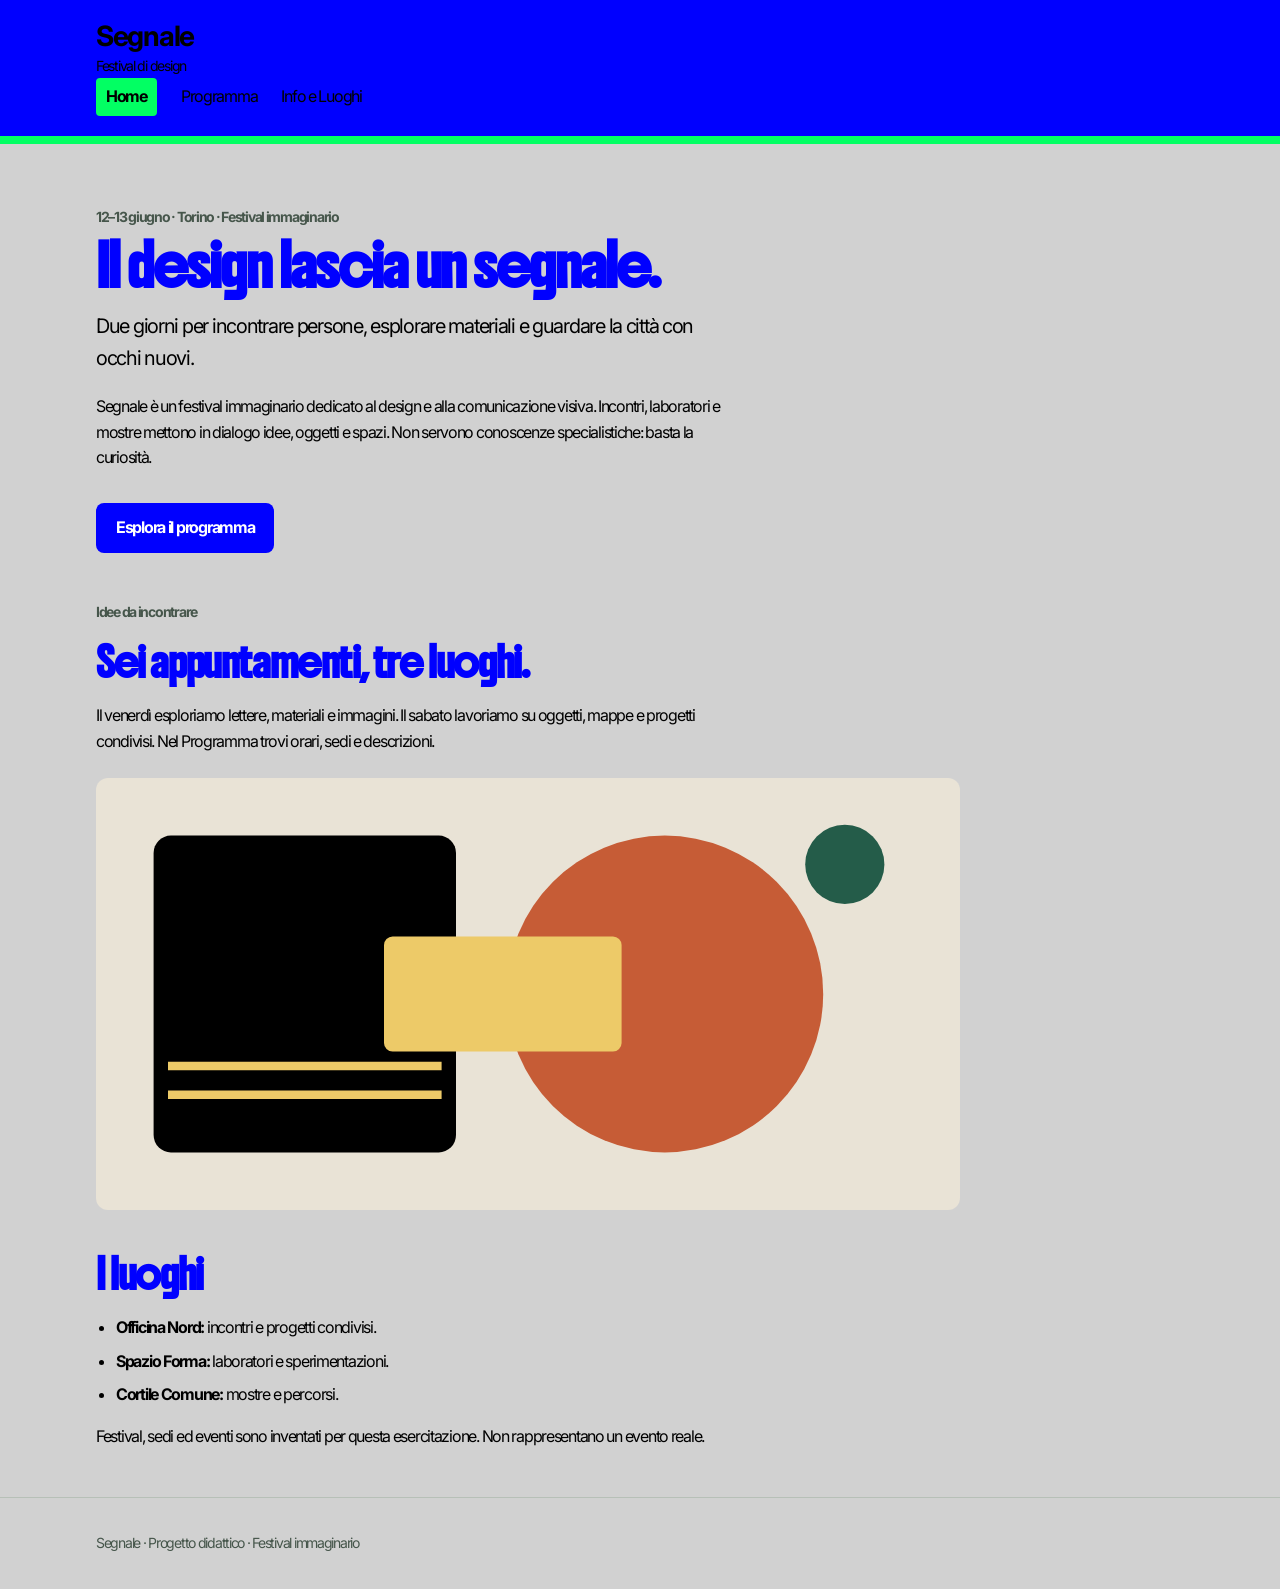
<file: index.html>
<!doctype html>
<html lang="it">
<head>
  <meta charset="utf-8">
  <meta name="viewport" content="width=device-width, initial-scale=1">
  <title>Segnale — Festival di design</title>
  <link rel="stylesheet" href="style.css">
</head>
<body>
  <a class="skip-link" href="#contenuto">Vai al contenuto</a>
  <header class="site-header">
    <div class="container">
      <a class="brand" href="index.html">Segnale<span>Festival di design</span></a>
      <nav aria-label="Navigazione principale">
        <a href="index.html" aria-current="page">Home</a>
        <a href="programma.html" >Programma</a>
        <a href="info.html">Info e Luoghi</a>
      </nav>
    </div>
  </header>

  <main id="contenuto" class="container">
    <section class="intro" aria-labelledby="titolo-home">
      <p class="eyebrow">12–13 giugno · Torino · Festival immaginario</p>
      <h1 id="titolo-home">Il design lascia un segnale.</h1>
      <p class="lead">Due giorni per incontrare persone, esplorare materiali e guardare la città con occhi nuovi.</p>
      <p class="reading-text">Segnale è un festival immaginario dedicato al design e alla comunicazione visiva. Incontri, laboratori e mostre mettono in dialogo idee, oggetti e spazi. Non servono conoscenze specialistiche: basta la curiosità.</p>
      <a class="button-link" href="programma.html">Esplora il programma</a>
    </section>

    <section class="content-section" aria-labelledby="titolo-festival">
      <p class="eyebrow">Idee da incontrare</p>
      <h2 id="titolo-festival">Sei appuntamenti, tre luoghi.</h2>
      <p class="reading-text">Il venerdì esploriamo lettere, materiali e immagini. Il sabato lavoriamo su oggetti, mappe e progetti condivisi. Nel Programma trovi orari, sedi e descrizioni.</p>
      <img class="festival-image" src="assets/festival.svg" alt="Composizione geometrica di cerchi e rettangoli nei colori del festival" width="1200" height="600">
    </section>

    <section class="content-section" aria-labelledby="titolo-luoghi">
      <h2 id="titolo-luoghi">I luoghi</h2>
      <ul class="venues">
        <li><strong>Officina Nord:</strong> incontri e progetti condivisi.</li>
        <li><strong>Spazio Forma:</strong> laboratori e sperimentazioni.</li>
        <li><strong>Cortile Comune:</strong> mostre e percorsi.</li>
      </ul>
      <p class="reading-text">Festival, sedi ed eventi sono inventati per questa esercitazione. Non rappresentano un evento reale.</p>
    </section>
  </main>

  <footer class="site-footer"><div class="container"><p>Segnale · Progetto didattico · Festival immaginario</p></div></footer>
</body>
</html>
</file>
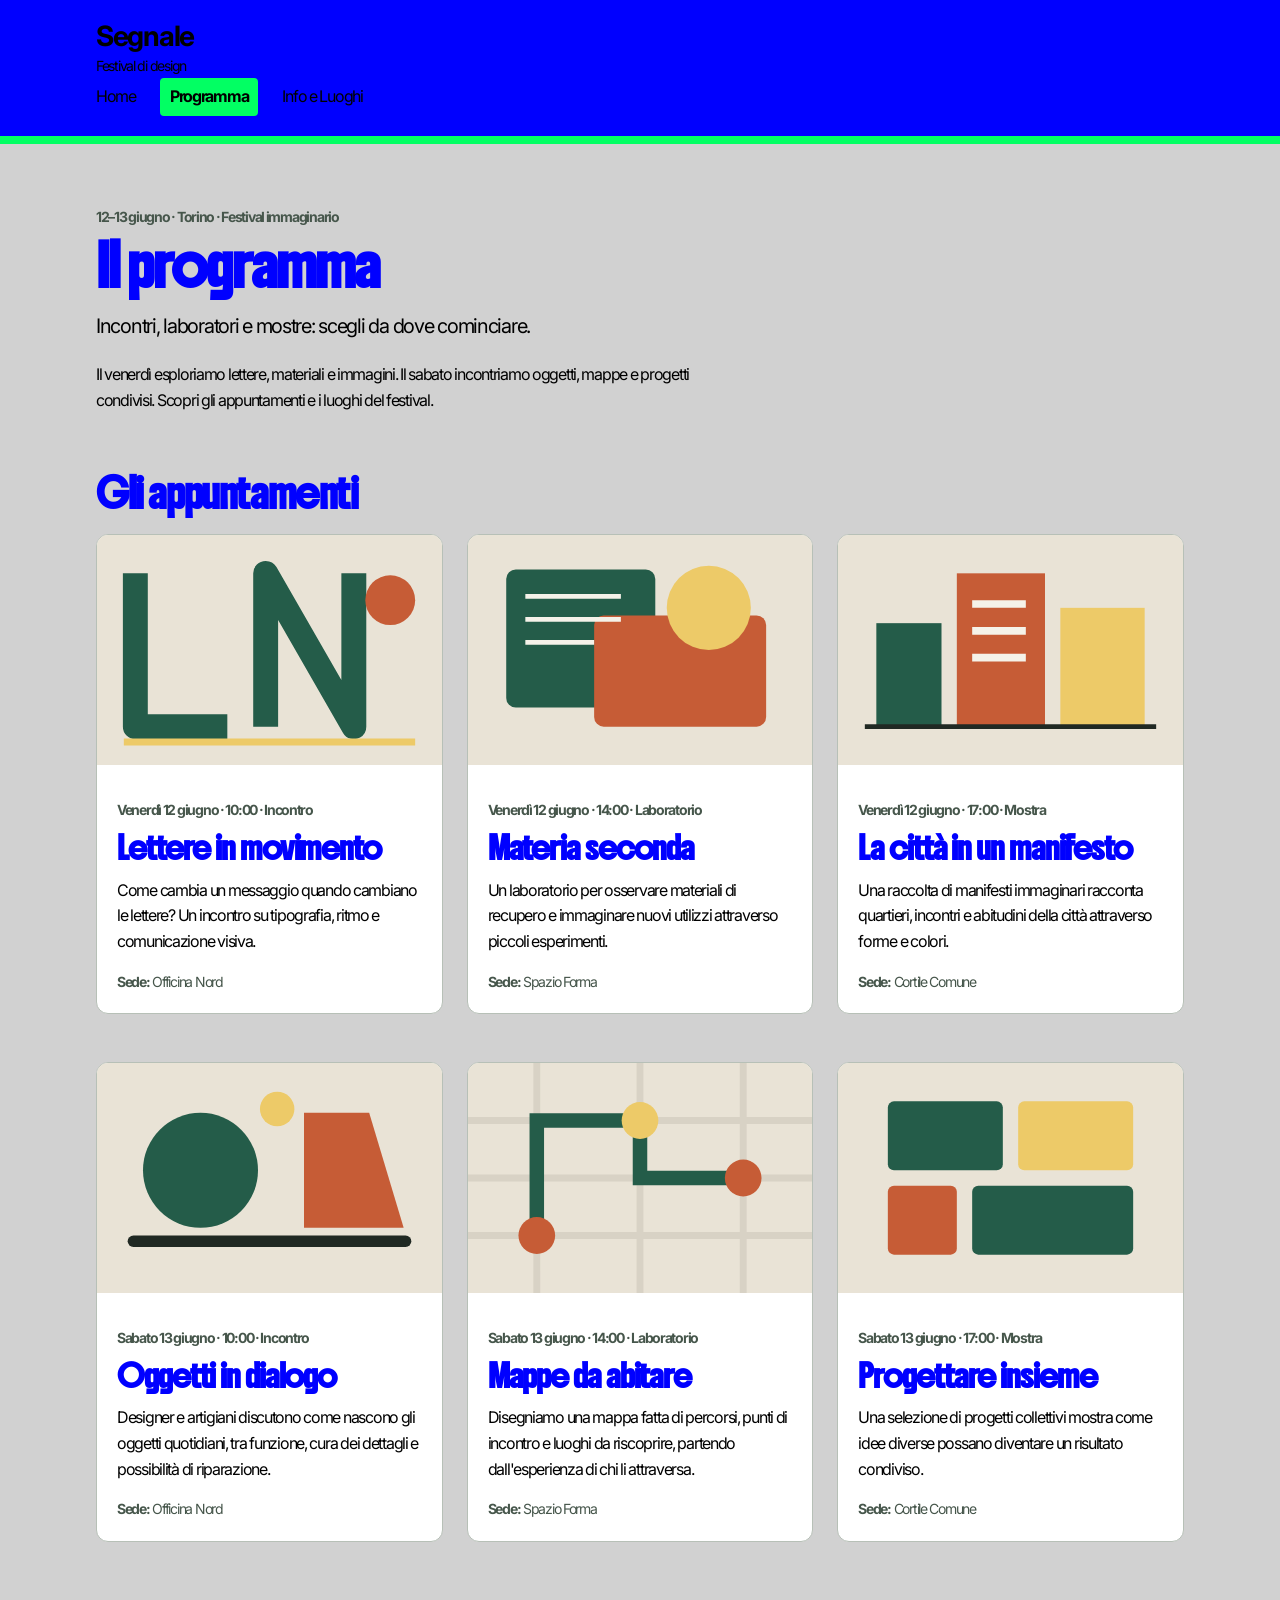
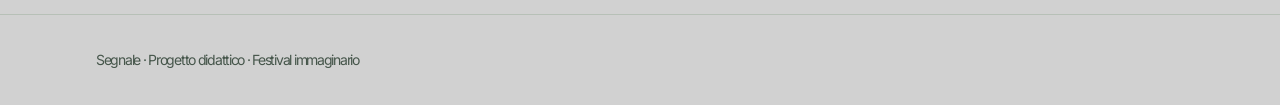
<file: programma.html>
<!doctype html>
<html lang="it">
<head>
  <meta charset="utf-8">
  <meta name="viewport" content="width=device-width, initial-scale=1">
  <title>Programma — Segnale</title>
  <link rel="stylesheet" href="style.css">
</head>
<body>
  <a class="skip-link" href="#contenuto">Vai al contenuto</a>
  <header class="site-header">
    <div class="container">
      <a class="brand" href="index.html">Segnale<span>Festival di design</span></a>
      <nav aria-label="Navigazione principale">
        <a href="index.html">Home</a>
        <a href="programma.html" aria-current="page">Programma</a>
        <a href="info.html">Info e Luoghi</a>

        
      </nav>
    </div>
  </header>

  <main id="contenuto" class="container">
    <section class="intro" aria-labelledby="titolo-programma">
      <p class="eyebrow">12–13 giugno · Torino · Festival immaginario</p>
      <h1 id="titolo-programma">Il programma</h1>
      <p class="lead">Incontri, laboratori e mostre: scegli da dove cominciare.</p>
      <p class="reading-text">Il venerdì esploriamo lettere, materiali e immagini. Il sabato incontriamo oggetti, mappe e progetti condivisi. Scopri gli appuntamenti e i luoghi del festival.</p>
    </section>

    <section class="content-section" aria-labelledby="titolo-eventi">
      <h2 id="titolo-eventi">Gli appuntamenti</h2>
      <div class="event-grid">
        <article class="event-card">
          <img src="assets/lettere-in-movimento.svg" alt="Lettere geometriche disposte su una griglia" width="900" height="600">
          <div class="event-body">
            <p class="event-meta">Venerdì 12 giugno · 10:00 · Incontro</p>
            <h3>Lettere in movimento</h3>
            <p>Come cambia un messaggio quando cambiano le lettere? Un incontro su tipografia, ritmo e comunicazione visiva.</p>
            <p class="event-place"><strong>Sede:</strong> Officina Nord</p>
          </div>
        </article>
        <article class="event-card">
          <img src="assets/materia-seconda.svg" alt="Forme sovrapposte che richiamano campioni di materiali" width="900" height="600">
          <div class="event-body">
            <p class="event-meta">Venerdì 12 giugno · 14:00 · Laboratorio</p>
            <h3>Materia seconda</h3>
            <p>Un laboratorio per osservare materiali di recupero e immaginare nuovi utilizzi attraverso piccoli esperimenti.</p>
            <p class="event-place"><strong>Sede:</strong> Spazio Forma</p>
          </div>
        </article>
       <article class="event-card">
          <img src="assets/citta-manifesto.svg" alt="Rettangoli colorati compongono una città astratta." width="900" height="600">
          <div class="event-body">
            <p class="event-meta">Venerdì 12 giugno · 17:00 · Mostra</p>
            <h3>La città in un manifesto</h3>
            <p>Una raccolta di manifesti immaginari racconta quartieri, incontri e abitudini della città attraverso forme e colori.</p>
            <p class="event-place"><strong>Sede:</strong> Cortile Comune</p>
          </div>
        </article>

        <article class="event-card">
          <img src="assets/oggetti-dialogo.svg" alt="Due forme geometriche si fronteggiano sopra una linea comune." width="900" height="600">
          <div class="event-body">
            <p class="event-meta">Sabato 13 giugno · 10:00 · Incontro</p>
            <h3>Oggetti in dialogo</h3>
            <p>Designer e artigiani discutono come nascono gli oggetti quotidiani, tra funzione, cura dei dettagli e possibilità di riparazione.</p>
            <p class="event-place"><strong>Sede:</strong> Officina Nord</p>
          </div>
        </article>

        <article class="event-card">
          <img src="assets/mappe-abitare.svg" alt="Un percorso collega tre punti su una mappa geometrica." width="900" height="600">
          <div class="event-body">
            <p class="event-meta">Sabato 13 giugno · 14:00 · Laboratorio</p>
            <h3>Mappe da abitare</h3>
            <p>Disegniamo una mappa fatta di percorsi, punti di incontro e luoghi da riscoprire, partendo dall'esperienza di chi li attraversa.</p>
            <p class="event-place"><strong>Sede:</strong> Spazio Forma</p>
          </div>
        </article>

        <article class="event-card">
          <img src="assets/progettare-insieme.svg" alt="Moduli di colori diversi si incastrano in una composizione comune." width="900" height="600">
          <div class="event-body">
            <p class="event-meta">Sabato 13 giugno · 17:00 · Mostra</p>
            <h3>Progettare insieme</h3>
            <p>Una selezione di progetti collettivi mostra come idee diverse possano diventare un risultato condiviso.</p>
            <p class="event-place"><strong>Sede:</strong> Cortile Comune</p>
          </div>
        </article>
      </div>
    </section>
  </main>

  <footer class="site-footer"><div class="container"><p>Segnale · Progetto didattico · Festival immaginario</p></div></footer>
</body>
</html>
</file>
<file: style.css>
/* Stile iniziale: tipografia, colori e variabili CSS sono già predisposti.
   Lavoreremo su collegamenti, CSS condiviso e disposizione delle schede. */

/* Scelte comuni: ogni regola usa var() per richiamarne il valore. */
@import url('https://fonts.googleapis.com/css2?family=Boldonse&family=Inter:wght@300&display=swap');

:root {
  --colore-primario: #0000FF;
  --colore-primario-scuro: #0000CC;
  --colore-sfondo: #d1d1d1;
  --colore-testo: #000000;
  --colore-contrasto-1: #02FF63;
  --colore-contrasto-2: #EF4D76;
  --font-testo: 'Inter', sans-serif;
  --font-titoli: 'Boldonse', sans-serif;
}

* {
  box-sizing: border-box;
}

body {
  margin: 0;
  background: var(--colore-sfondo);
  color: var(--colore-testo);
  font-family: var(--font-testo);
  font-size: 1rem;
  line-height: 1.6;
  letter-spacing: -0.08em;
}

a {
  color: var(--colore-primario);
}

a:hover {
  text-decoration-thickness: 3px;
}

a:focus-visible {
  outline: 3px solid var(--colore-testo);
  outline-offset: 4px;
}

.container {
  width: 92%;
  max-width: 68rem;
  margin: 0 auto;
}

.site-header {
  padding: 1.25rem 0;
  border-bottom: 8px solid var(--colore-contrasto-1);
  position: sticky;
  top: 0;
  z-index: 1000;
  background-color: var(--colore-primario);
  
}

.brand {
  display: inline-block;
  color: var(--colore-testo);
  font-size: 1.75rem;
  font-weight: bold;
  line-height: 1.2;
  text-decoration: none;
}

.brand span {
  display: block;
  margin-top: 0.25rem;
  font-size: 0.875rem;
  font-weight: normal;
}

nav {
  display: flex;
  flex-direction: column;
  align-items: flex-start; 
  gap: 4px;
}

nav a {
  display: inline-block;
  color: var(--colore-testo);
  text-decoration: none;
  padding: 2px 0;
  margin: 0;
}

nav a[aria-current="page"] {
 font-weight: bold;
 background-color: var(--colore-contrasto-1);
  border: 2px solid var(--colore-contrasto-1);
  padding: 0.25rem 0.5rem;
  border-radius: 0.25rem;
}

.intro {
  padding: 3rem 0 1rem;
}

.eyebrow,
.event-meta {
  color: #46564b;
  font-size: 0.875rem;
  font-weight: bold;
}

h1,
h2,
h3 {
  font-family: var(--font-titoli);
  color: var(--colore-primario);
  letter-spacing: -0.05em;
  line-height: 1.2;
}

h1 {
  max-width: 18ch;
  margin: 0.75rem 0 1.25rem;
  font-size: 2.5rem;
}

h2 {
  font-size: 1.75rem;
}

h3 {
  margin: 0.5rem 0 0.75rem;
  font-size: 1.375rem;
}

.lead {
  max-width: 48ch;
  font-size: 1.25rem;
}

.reading-text {
  max-width: 65ch;
}

.button-link {
  display: inline-block;
  margin-top: 1rem;
  padding: 0.75rem 1.25rem;
  border-radius: 0.5rem;
  background: var(--colore-primario);
  color: #ffffff;
  font-weight: bold;
  text-decoration: none;
}

.button-link:hover {
  background: var(--colore-primario-scuro);
}

.content-section {
  margin: 2rem 0 3rem;
}

.festival-image {
  display: block;
  width: 100%;
  max-width: 54rem;
  height: auto;
  margin-top: 1.5rem;
  border-radius: 0.75rem;
}

.venues {
  padding-left: 1.25rem;
}

.venues li {
  margin-bottom: 0.5rem;
}

.event-grid {
  display: grid;
  grid-template-columns: 1fr;
  gap: 1.5rem;
}

.event-card {
  margin-bottom: 1.5rem;
  overflow: hidden;
  border: 1px solid #b7c0b7;
  border-radius: 0.75rem;
  background: #ffffff;
}

.event-card img {
  display: block;
  width: 100%;
  height: auto;
}

.event-body {
  padding: 1.25rem;
}

.event-body p:last-child {
  margin-bottom: 0;
}

.event-place {
  color: #46564b;
  font-size: 0.875rem;
}

.site-footer {
  padding: 1.25rem 0;
  border-top: 1px solid #b7c0b7;
  color: #46564b;
  font-size: 0.875rem;
}

.skip-link {
  position: absolute;
  top: -6rem;
  left: 1rem;
  padding: 0.75rem 1rem;
  background: #ffffff;
  color: var(--colore-testo);
}

.skip-link:focus {
  top: 1rem;
}

@media (min-width: 600px) {
  header {
    padding: 16px 24px;
  }
  
  nav {
    flex-direction: row;
    align-items: center;
    flex-wrap: wrap;
    gap: 24px;
  }
}

@media (min-width: 1024px) {
  .event-grid {
    grid-template-columns: repeat(3, 1fr);
  }
}

.galleria-sedi {
  width: 100%;
  max-width: 800px;
  margin: 2rem auto;
  padding: 0 1rem;
}

.swiper {
  width: 100%;
  height: auto;
  border-radius: 8px;
  overflow: hidden;
}

.swiper-slide figure {
  margin: 0;
  width: 100%;
}

.swiper-slide img {
  width: 100%;
  height: auto;
  aspect-ratio: 16 / 9;
  object-fit: cover;
  display: block;
}

.swiper-slide figcaption {
  padding: 12px 16px;
  text-align: center;
  font-size: 0.95rem;
  color: var(--colore-testo);
  background-color: var(--colore-sfondo);
}

.map-container {
  width: 100%;
  aspect-ratio: 16 / 9;
}

.map-container iframe {
  display: block;
  width: 100%;
  height: 100%;
  border: 0;
}
</file>
